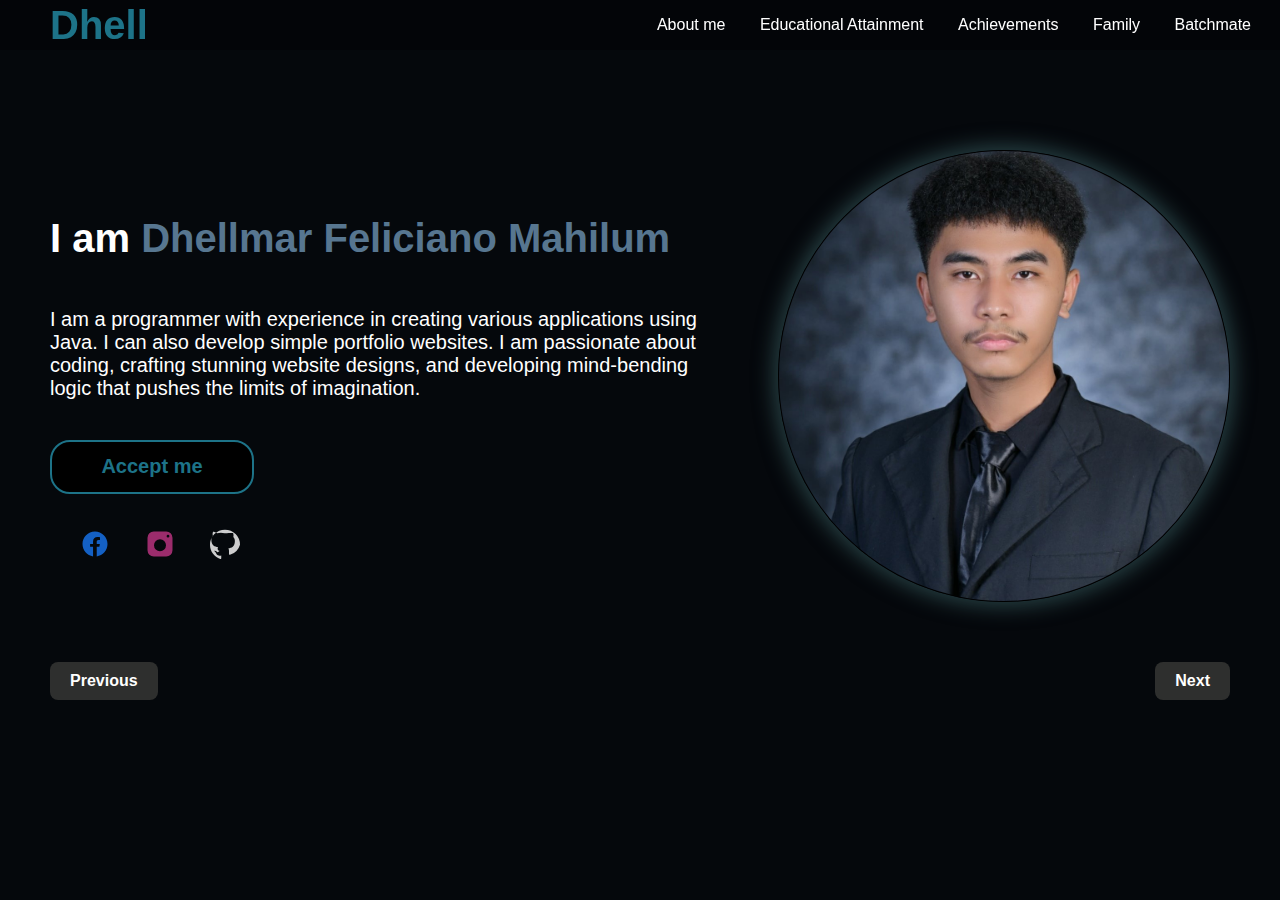
<file: index.html>
<!DOCTYPE html>
<html lang="en">
  <head>
    <meta charset="UTF-8" />
    <meta name="viewport" content="width=device-width, initial-scale=1.0" />
    <title>DhellPortfolio</title>
    <link rel="stylesheet" href="style.css" />
<link rel="stylesheet" href="Educ.html">
  </head>



  <style>



  </style>
  <body>
    <nav class="headD">
      <div class="left"><a href="#Home">Dhell</a></div>

      <div class="right">
        <a href="index.html">About me</a>
        <a href="Educ.html">Educational Attainment</a>
        <a href="Achievements.html">Achievements</a>
          <a href="Family.html">Family</a>
      <a href="Batchmate.html">Batchmate</a>
      </div>
    </nav>

    <!-- Home Section -->
    <section class="HSection" id="Home">
      <nav class="homeNav">
        
        <div class="whoknows">
          <h1 class="names">I am <span>Dhellmar Feliciano Mahilum</span></h1>
          <p class="detailsPP">
           I am a programmer with experience in creating various applications using Java. I can also develop simple portfolio websites. 
                    I am passionate about coding, crafting stunning website designs,
            and developing mind-bending logic that pushes the limits of imagination.
          </p>

   
       
       <div class="btn1" >
         <h1  class="btnAccept">Accept me</h1> 
        </div>
          

<div class="socials">
  <a href="https://www.facebook.com/dhellmar.mahilum.2024" target="_blank">
    <svg class="icon" viewBox="0 0 24 24">
      <path d="M22 12.07C22 6.48 17.52 2 11.93 2S2 6.48 2 12.07C2 17.06 5.66 21.24 10.44 22v-7.78H8.08v-2.15h2.36V10.1c0-2.34 1.39-3.63 3.52-3.63.99 0 2.03.18 2.03.18v2.23h-1.14c-1.12 0-1.47.7-1.47 1.42v1.71h2.5l-.4 2.15h-2.1V22C18.34 21.24 22 17.06 22 12.07z"/>
    </svg>
  </a>

  <a href="https://www.instagram.com/d.h.e.l.l?igsh=MW4wdzcxc255Zml5aA==" target="_blank">
    <svg class="icon" viewBox="0 0 24 24">
      <path d="M7 2h10a5 5 0 0 1 5 5v10a5 5 0 0 1-5 5H7a5 5 0 0 1-5-5V7a5 5 0 0 1 5-5zm5 6.2A4.8 4.8 0 1 0 16.8 13 4.8 4.8 0 0 0 12 8.2zm6.4-3.6a1.1 1.1 0 1 0 1.1 1.1 1.1 1.1 0 0 0-1.1-1.1z"/>
    </svg>
  </a>

  <a href="https://github.com/Dhellskiee" target="_blank">
    <svg class="icon" viewBox="0 0 24 24">
      <path d="M12 .5A12 12 0 0 0 0 12.5c0 5.3 3.4 9.8 8.2 11.4.6.1.8-.3.8-.6v-2.1c-3.3.7-4-1.6-4-1.6-.5-1.2-1.2-1.5-1.2-1.5-1-.7.1-.7.1-.7 1.2.1 1.9 1.2 1.9 1.2 1 .1 1.6-.7 1.9-1.1-.8-.1-1.6-.4-1.6-1.9 0-.4.1-.8.3-1.1-2.6-.3-5.3-1.3-5.3-5.9 0-1.3.5-2.4 1.2-3.2-.1-.3-.5-1.5.1-3.1 0 0 1-.3 3.3 1.2a11.2 11.2 0 0 1 6 0C17.5 3 18.5 3.3 18.5 3.3c.6 1.6.2 2.8.1 3.1.8.8 1.3 1.9 1.3 3.2 0 4.6-2.7 5.6-5.3 5.9.3.3.6.9.6 1.8v2.7c0 .3.2.7.8.6A12 12 0 0 0 24 12.5 12 12 0 0 0 12 .5z"/>
    </svg>
  </a>
</div>







        </div>

        <div class="Headhead">
          <img class="Picmo" src="matino.jpg" alt="" />
        </div>


        
      </nav>
      
    </section>


<!-- Navigation Buttons -->
<div class="page-nav">
  <a href="Batch.html" class="nav-btn prev-btn">Previous</a>
  <a href="Educ.html" class="nav-btn next-btn">Next</a>
</div>


    
  </body>
</html>
</file>
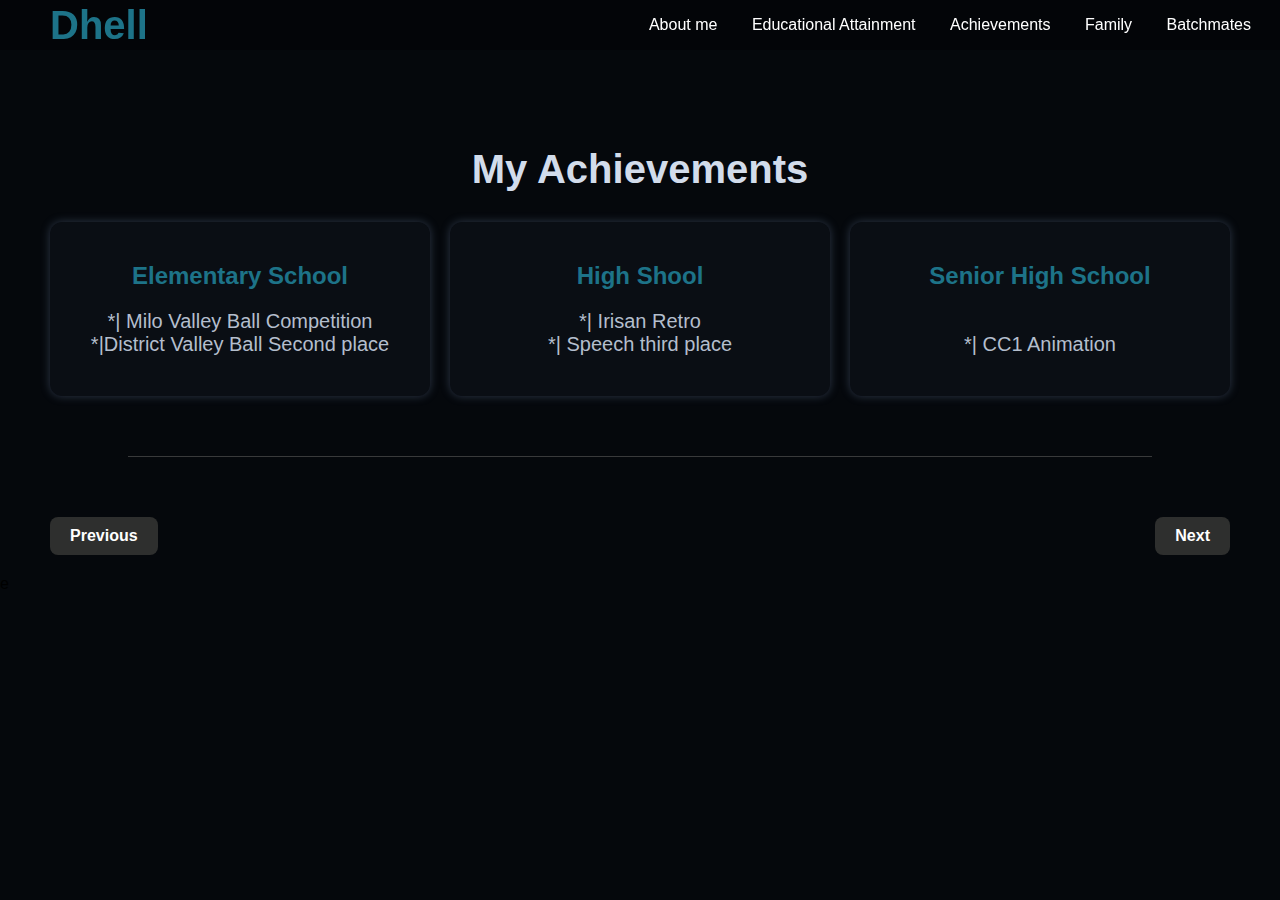
<file: Achievements.html>
<!DOCTYPE html>
<html lang="en">
<head>
  <meta charset="UTF-8">
  <meta name="viewport" content="width=device-width, initial-scale=1.0">
  <title>Document</title>
  <link rel="stylesheet" href="style2.css">
</head>
<body>

  <div class="headD">
    <div class="left">
      <a href="index.html">Dhell</a>
    </div>

    <div class="right">
      <a href="index.html">About me </a>
      <a href="Educ.html">Educational Attainment</a>
      <a href="Achievements.html">Achievements</a>
    <a href="Family.html">Family</a>
      <a href="Batch.html">Batchmates</a>
    </div>
  </div>
  <section class="achievements-section">
    <h1>My Achievements</h1>

    <div class="achievements-container">

        <div class="ach-card">
            <h2>Elementary School</h2>
            <p>*| Milo  Valley Ball Competition <br>*|District Valley Ball Second place  <br></p>

        </div>

        <div class="ach-card">
            <h2>High Shool</h2>
            <p>*| Irisan Retro <br>*| Speech third place <br></p>
        </div>

        <div class="ach-card">
            <h2>Senior High School</h2>
            <p> <br>*| CC1 Animation <br>  </p>
        </div>

    </div>
</section>

 <nav class="inside">
    <div class="line"></div>
  </nav>




<!-- Navigation Buttons -->
<div class="page-nav">
  <a href="Educ.html" class="nav-btn prev-btn">Previous</a>
  <a href="Family.html" class="nav-btn next-btn">Next</a>
</div>
</body>
</html>
e
</file>
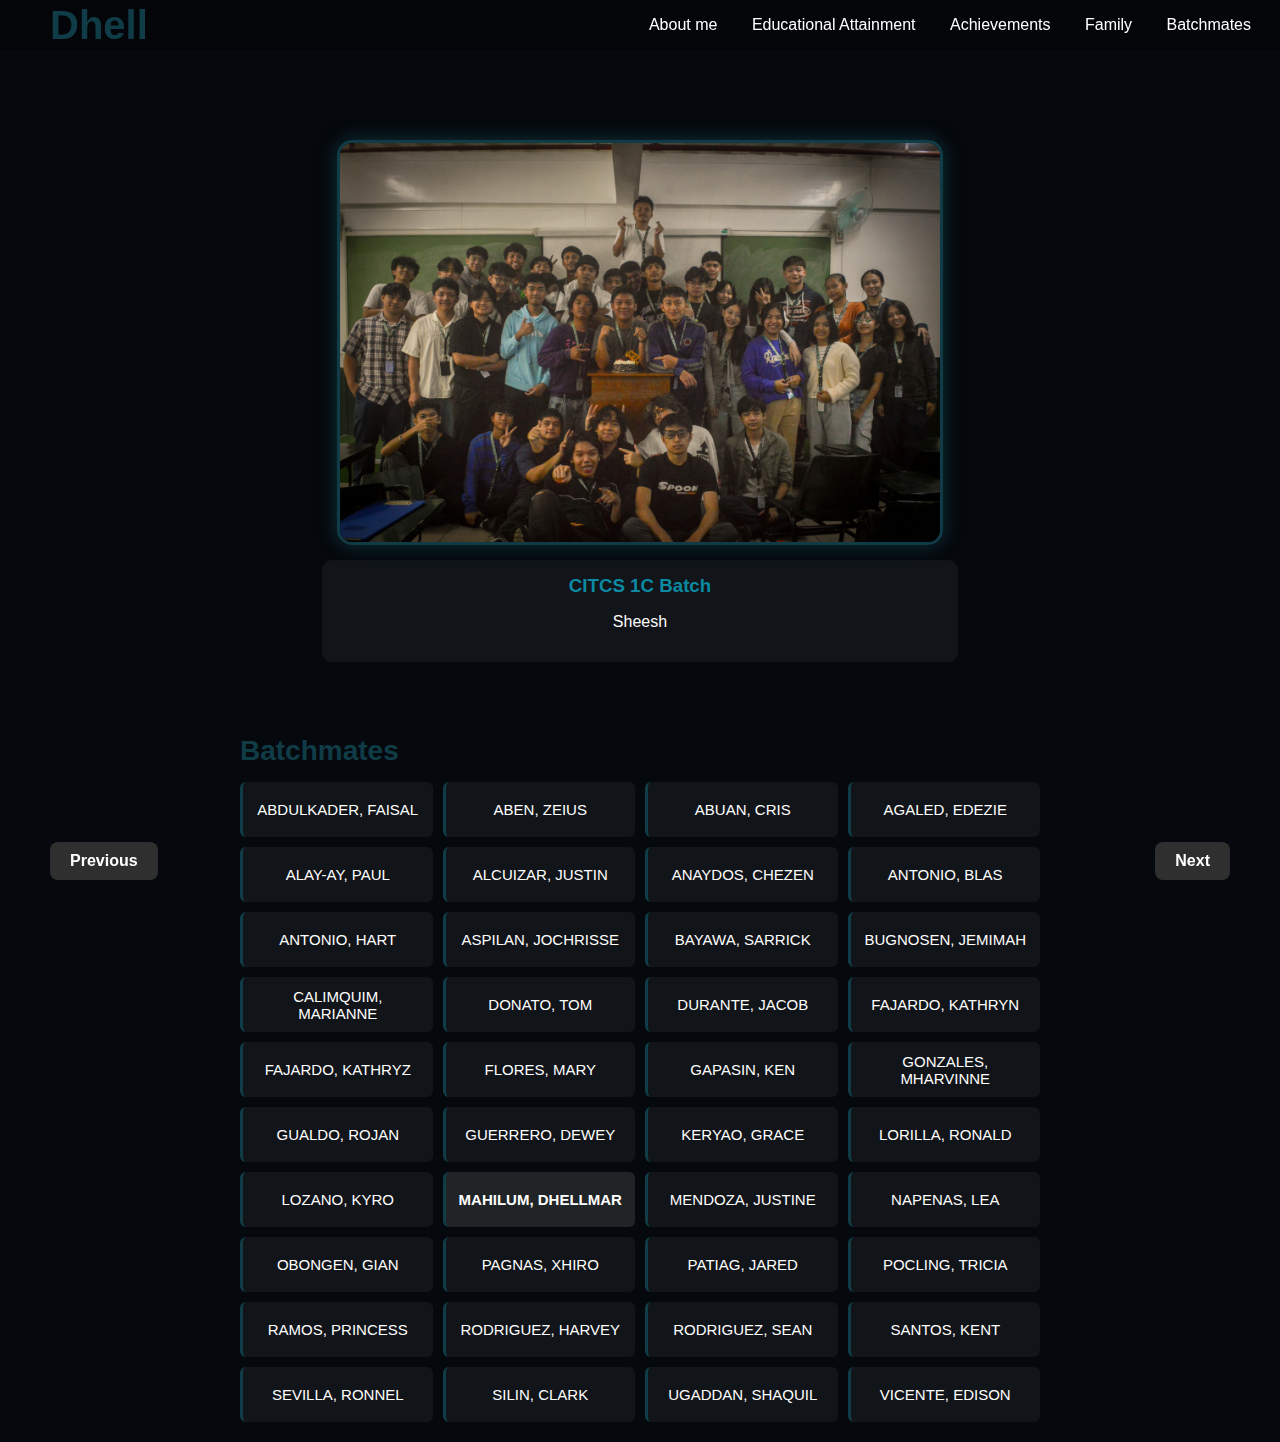
<file: Batch.html>
<!DOCTYPE html>
<html lang="en">
  <head>
    <meta charset="UTF-8" />
    <meta name="viewport" content="width=device-width, initial-scale=1.0" />
    <title>DhellPortfolio</title>
    <link rel="stylesheet" href="style4.css" />
  </head>

<style>

:root {
  --text-color1: rgb(16, 60, 71);
  --text-color2: rgb(255, 255, 255);
  --background-color: rgb(5, 8, 12);
}

/* Global */
body {
  background-color: var(--background-color);
  font-family: 'Segoe UI', Tahoma, Geneva, Verdana, sans-serif;
  margin: 0;
  padding: 0;
}

/* Header */
.headD {
  display: flex;
  justify-content: space-between;
  align-items: center;
  padding: 0 50px;
  height: 50px;
  position: fixed;
  top: 0;
  left: 0;
  width: 95%;
  z-index: 100;
  background: rgba(0, 0, 0, 0.3);
  backdrop-filter: blur(15px);
  -webkit-backdrop-filter: blur(10px);
}

/* Left Logo */
.headD .left a {
  font-size: 40px;
  font-weight: 600;
  color: var(--text-color1);
  text-decoration: none;
}

/* Nav links */
.headD .right a {
  color: var(--text-color2);
  margin: 0 10px;
  text-decoration: none;
  position: relative;
  padding: 5px;
  transition: color 0.3s ease;
}

.headD .right a:hover {
  color: rgb(133, 195, 239);
}

.headD .right a::after {
  content: "";
  position: absolute;
  left: 0;
  bottom: 0;
  width: 0;
  height: 2px;
  background-color: var(--text-color1);
  transition: width 0.5s ease;
}

.headD .right a:hover::after {
  width: 100%;
}

/* Batch Section */
.batch-section {
  margin-top: 120px;
  padding: 20px 50px;
  display: flex;
  justify-content: center;
  gap: 50px;
  align-items: flex-start;
  flex-wrap: wrap;
}

.batch-photo {
  display: flex;
  flex-direction: column;
  align-items: center;
}

.batch-photo img {
  width: 600px;
  height: auto;
  border-radius: 15px;
  border: 3px solid var(--text-color1);
  box-shadow: 0 0 20px rgba(29, 115, 136, 0.4);
}

.photo-details {
  margin-top: 15px;
  background: rgba(255, 255, 255, 0.05);
  padding: 15px;
  border-radius: 10px;
  text-align: center;
  width: 100%;
  color: var(--text-color2);
}

.photo-details h3 {
  margin: 0 0 5px 0;
  color: rgb(12, 138, 163);
}

.batch-names {
  color: var(--text-color2);
  max-width: 800px;
}

.batch-names h2 {
  color: var(--text-color1);
  margin-bottom: 15px;
  font-size: 28px;
}

.name-list {
  display: grid;
  grid-template-columns: repeat(4, 1fr);
  gap: 10px 10px;
}

.name-item {
  padding: 10px;
  height: 35px;
  font-size: 15px;
  text-align: center;
  display: flex;
  align-items: center;
  justify-content: center;
  background: rgba(255, 255, 255, 0.05);
  border-left: 3px solid var(--text-color1);
  border-radius: 6px;
  transition: background 0.2s ease;
}

.name-item:hover {
  background: rgba(29, 115, 136, 0.3);
}

.highlight {
  background: rgba(241, 240, 240, 0.12);
  font-weight: 600;
}

@media (max-width: 1200px) {
  .name-list {
    grid-template-columns: repeat(2, 1fr);
  }
}

@media (max-width: 768px) {
  .batch-section {
    flex-direction: column;
    align-items: center;
  }

  .batch-photo img {
    width: 90%;
  }

  .batch-names {
    width: 90%;
  }

  .name-list {
    grid-template-columns: 1fr;
  }
}

/* Fixed Bottom Navigation Buttons */
.page-nav {
  position: fixed;
  bottom: 20px;
  left: 0;
  right: 0;
  display: flex;
  justify-content: space-between;
  padding: 0 50px;
  pointer-events: auto;
}

.nav-btn {
  background-color: rgb(46, 47, 46);
  color: white;
  padding: 10px 20px;
  border-radius: 8px;
  text-decoration: none;
  font-weight: bold;
  transition: 0.3s;
}

.nav-btn:hover {
  background-color: var(--text-color1);
}

</style>

<body>
<nav class="headD">
  <div class="left"><a href="#Home">Dhell</a></div>
  <div class="right">
    <a href="index.html">About me</a>
    <a href="Educ.html">Educational Attainment</a>
    <a href="Achievements.html">Achievements</a>
    <a href="Family.html">Family</a>
    <a href="Batch.html">Batchmates</a>
  </div>
</nav>

<div class="batch-section">
  <div class="batch-photo">
    <img src="B.jpg" alt="Batch Photo">
    <div class="photo-details">
      <h3>CITCS 1C Batch</h3>
      <p>Sheesh</p>
    </div>
  </div>

  <div class="batch-names">
    <h2>Batchmates</h2>
    <div class="name-list">
  <div class="name-item">ABDULKADER, FAISAL</div>
  <div class="name-item">ABEN, ZEIUS</div>
  <div class="name-item">ABUAN, CRIS</div>
  <div class="name-item">AGALED, EDEZIE</div>
  <div class="name-item">ALAY-AY, PAUL</div>
  <div class="name-item">ALCUIZAR, JUSTIN</div>
  <div class="name-item">ANAYDOS, CHEZEN</div>
  <div class="name-item">ANTONIO, BLAS</div>
  <div class="name-item">ANTONIO, HART</div>
  <div class="name-item">ASPILAN, JOCHRISSE</div>
  <div class="name-item">BAYAWA, SARRICK</div>
  <div class="name-item">BUGNOSEN, JEMIMAH</div>
  <div class="name-item">CALIMQUIM, MARIANNE</div>
  <div class="name-item">DONATO, TOM</div>
  <div class="name-item">DURANTE, JACOB</div>
  <div class="name-item">FAJARDO, KATHRYN</div>
  <div class="name-item">FAJARDO, KATHRYZ</div>
  <div class="name-item">FLORES, MARY</div>
  <div class="name-item">GAPASIN, KEN</div>
  <div class="name-item">GONZALES, MHARVINNE</div>
  <div class="name-item">GUALDO, ROJAN</div>
  <div class="name-item">GUERRERO, DEWEY</div>
  <div class="name-item">KERYAO, GRACE</div>
  <div class="name-item">LORILLA, RONALD</div>
  <div class="name-item">LOZANO, KYRO</div>
  <div class="name-item highlight">MAHILUM, DHELLMAR</div>
  <div class="name-item">MENDOZA, JUSTINE</div>
  <div class="name-item">NAPENAS, LEA</div>
  <div class="name-item">OBONGEN, GIAN</div>
  <div class="name-item">PAGNAS, XHIRO</div>
  <div class="name-item">PATIAG, JARED</div>
  <div class="name-item">POCLING, TRICIA</div>
  <div class="name-item">RAMOS, PRINCESS</div>
  <div class="name-item">RODRIGUEZ, HARVEY</div>
  <div class="name-item">RODRIGUEZ, SEAN</div>
  <div class="name-item">SANTOS, KENT</div>
  <div class="name-item">SEVILLA, RONNEL</div>
  <div class="name-item">SILIN, CLARK</div>
  <div class="name-item">UGADDAN, SHAQUIL</div>
  <div class="name-item">VICENTE, EDISON</div>
</div>
  </div>
</div>

<!-- Navigation Buttons -->
<div class="page-nav">
  <a href="Family.html" class="nav-btn prev-btn">Previous</a>
  <a href="index.html" class="nav-btn next-btn">Next</a>
</div>

</body>
</html>
</file>
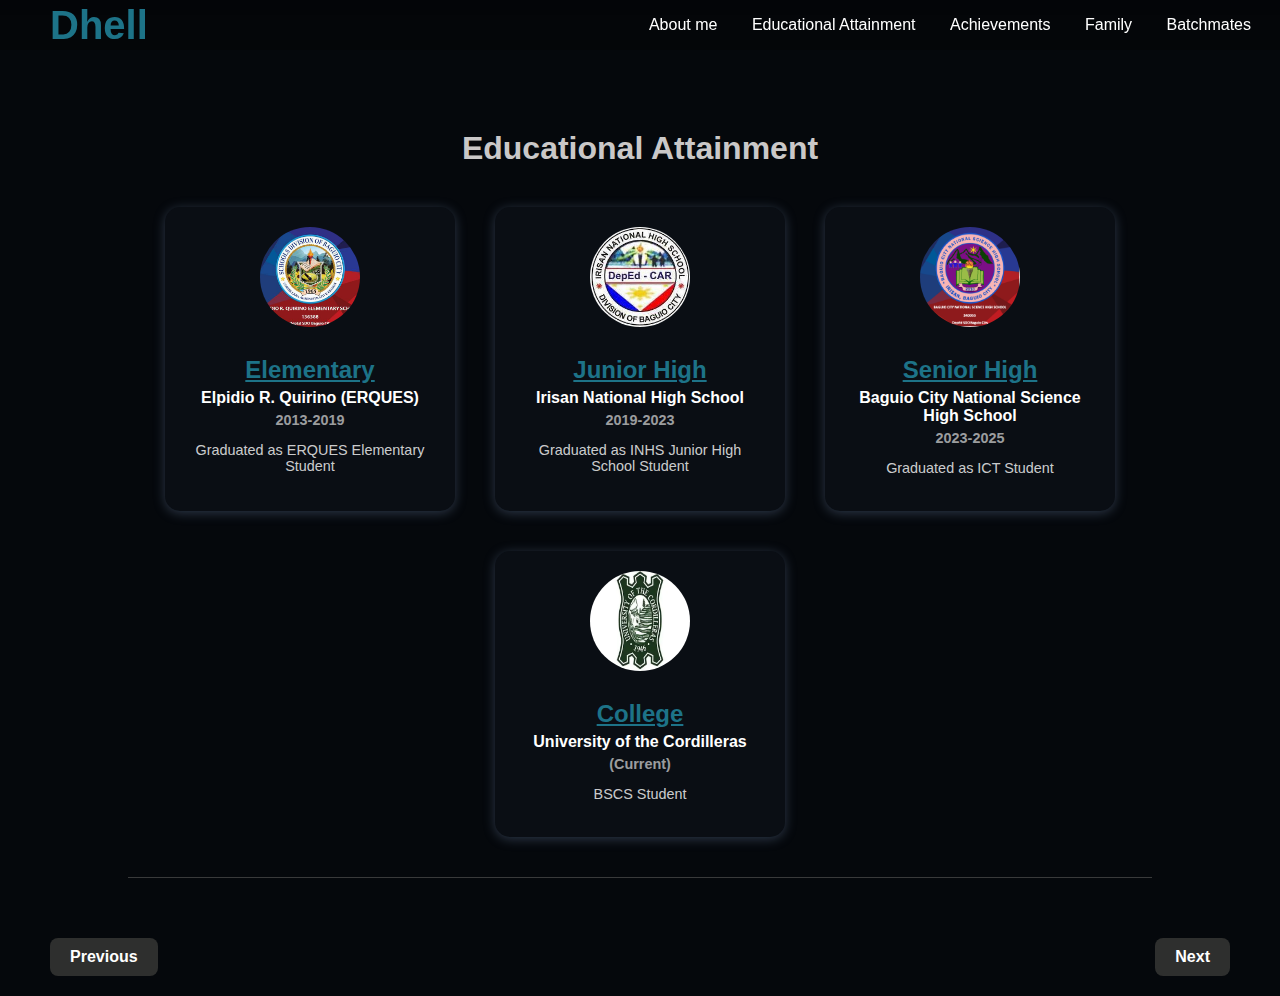
<file: Educ.html>
<!DOCTYPE html>
<html lang="en">
<head>
  <meta charset="UTF-8" />
  <meta name="viewport" content="width=device-width, initial-scale=1.0" />
  <title>DhellPortfolio</title>
<link rel="stylesheet" href="style1.css">
  
</head>

<style>

  
</style>

<body>

  <!-- NAVIGATION -->
  <div class="headD">
    <div class="left">
      <a href="index.html">Dhell</a>
    </div>

    <div class="right">
      <a href="index.html">About me</a>
      <a href="Educ.html">Educational Attainment</a>
      <a href="Achievements.html">Achievements</a>
      <a href="Family.html">Family</a>
      <a href="Batch.html">Batchmates</a>
    </div>
  </div>

  <!-- PAGE TITLE -->
  <div class="tittle">
    <h1>Educational Attainment</h1>
  </div>

  <!-- CARDS -->
  <div class="main">

    <!-- Elementary -->
    <div class="card">
      <img class="school-logo" src="ERQUES.jpg" alt="ERQUES">
      <h2>Elementary</h2>
      <h3>Elpidio R. Quirino (ERQUES)</h3>
      <h4>2013-2019</h4>
      <p>Graduated as ERQUES Elementary Student</p>
    </div>

    <!-- Junior High -->
    <div class="card">
      <img class="school-logo" src="INHS.jpg" alt="INHS">
      <h2>Junior High</h2>
      <h3>Irisan National High School</h3>
      <h4>2019-2023</h4>
      <p>Graduated as INHS Junior High School Student</p>
    </div>

    <!-- Senior High -->
    <div class="card">
      <img class="school-logo" src="BCNSHS.png" alt="BCNSHS">
      <h2>Senior High</h2>
      <h3>Baguio City National Science High School</h3>
      <h4>2023-2025</h4>
      <p>Graduated as ICT Student</p>
    </div>

    <!-- College -->
    <div class="card">
      <img class="school-logo" src="UC.webp" alt="UC">
      <h2>College</h2>
      <h3>University of the Cordilleras</h3>
      <h4>(Current)</h4>
      <p>BSCS Student</p>
    </div>

  </div>

  <nav class="inside">
    <div class="line"></div>
  </nav>










  <!-- Navigation Buttons -->
<div class="page-nav">
  <a href="index.html" class="nav-btn prev-btn">Previous</a>
  <a href="Achievements.html" class="nav-btn next-btn">Next</a>
</div>

</body>

</html>
</file>
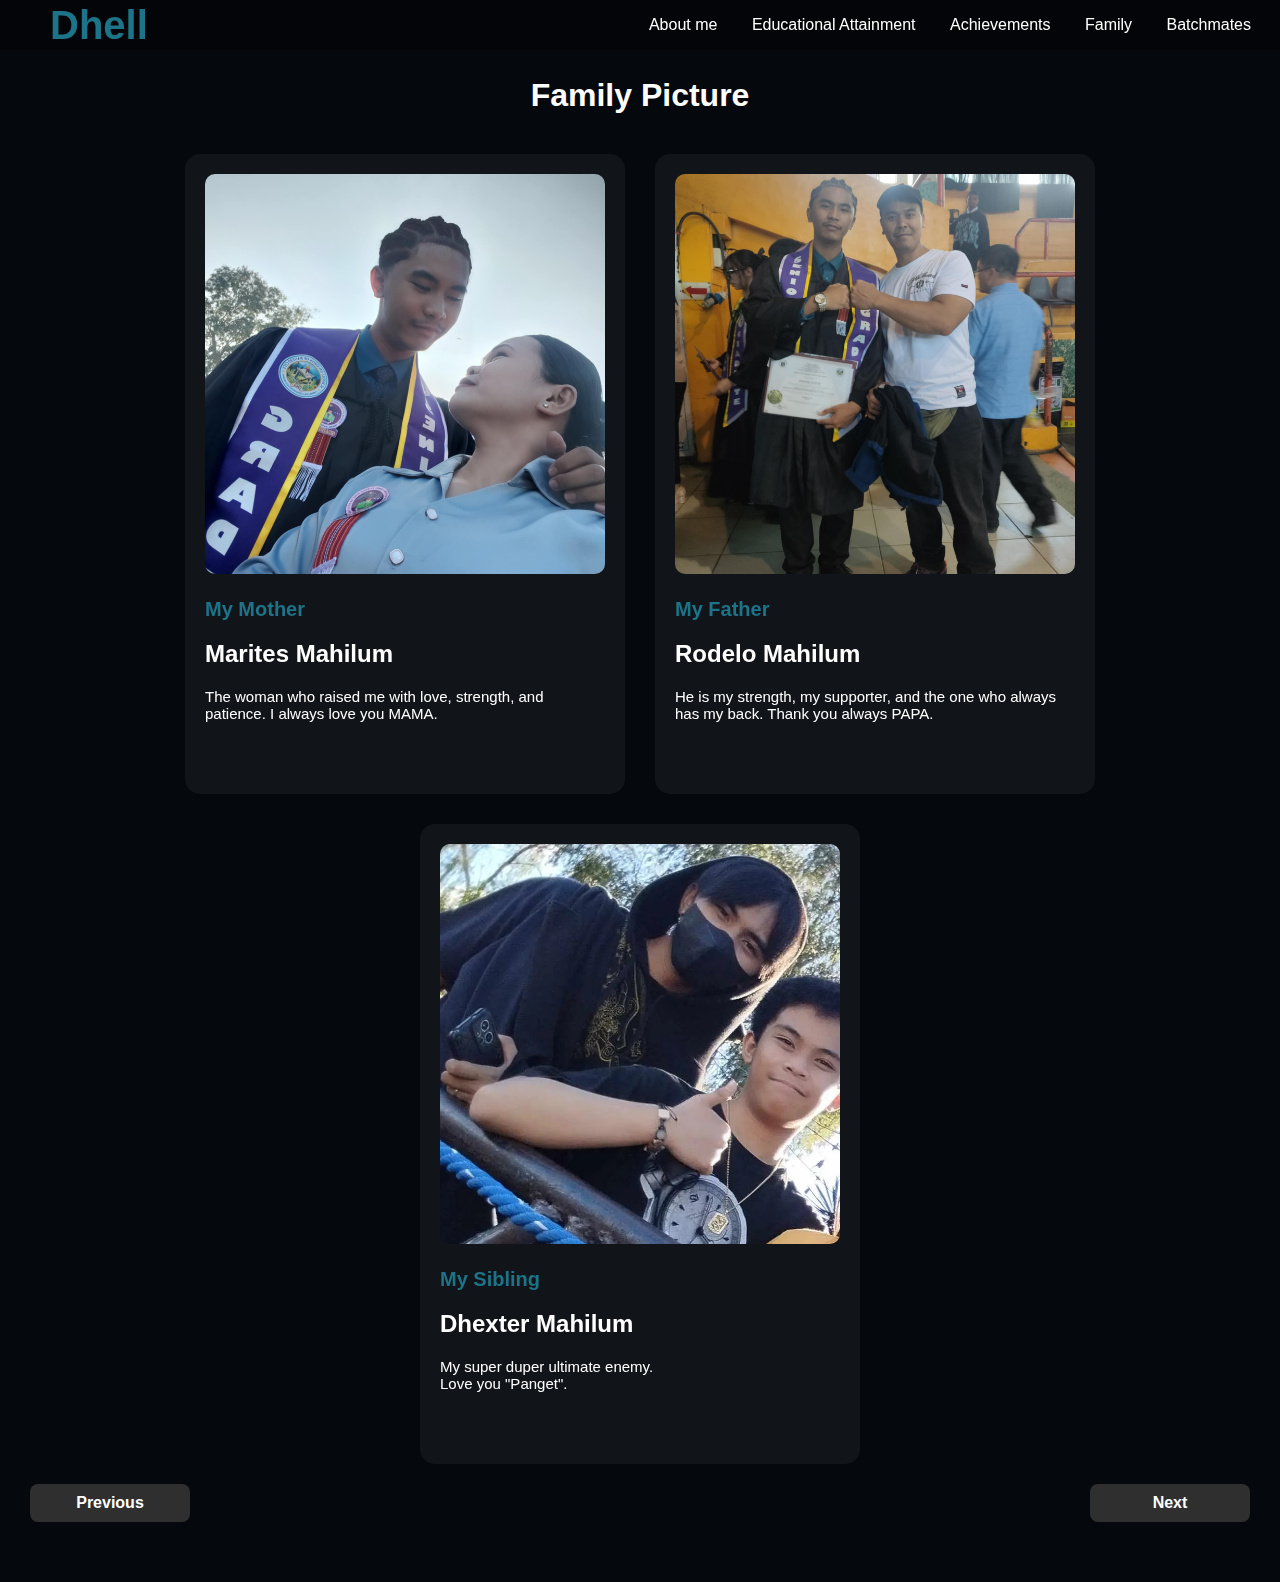
<file: Family.html>
<!DOCTYPE html>
<html lang="en">
  <head>
    <meta charset="UTF-8" />
    <meta name="viewport" content="width=device-width, initial-scale=1.0" />
    <title>DhellPortfolio</title>
    <link rel="stylesheet" href="style3.css" />

    <style>
    </style>
  </head>

  <body>
    <nav class="headD">
      <div class="left"><a href="#Home">Dhell</a></div>

      <div class="right">
        <a href="index.html">About me</a>
        <a href="Educ.html">Educational Attainment</a>
        <a href="Achievements.html">Achievements</a>
        <a href="Family.html">Family</a>
        <a href="Batch.html">Batchmates</a>
      </div>
    </nav>



    <div class="gallery-section">
      <h2 class="title">Family Picture</h2>

      <div class="gallery-container">
        <div class="card">
          <img src="Mama.jpg" alt="Image 1">
          <div class="details">
            <h3>My Mother </h3><h2>Marites Mahilum</h2>
            <p>The woman who raised me with love, strength, and patience. I always love you MAMA.</p>
          </div>
        </div>

        <div class="card">
          <img src="Papa.jpg" alt="Image 2">
          <div class="details">
            <h3>My Father </h3><h2>Rodelo Mahilum</h2>
            <p>He is my strength, my supporter, and the one who always has my back. Thank you always PAPA.</p>
          </div>
        </div>

        <div class="card">
          <img src="PAnget.jpg" alt="Image 3">
          <div class="details">
            <h3>My Sibling </h3><h2>Dhexter Mahilum</h2>
            <p>My super duper ultimate enemy. <br> Love you "Panget".</p>
          </div>
        </div>
      </div>

    
      <div class="page-nav">
        <a href="Achievements.html" class="nav-btn prev-btn">Previous</a>
        <a href="Batch.html" class="nav-btn next-btn">Next</a>
      </div>
    </div>
  </body>
</html>
</file>
<file: style.css>
:root {
  --text-color1: rgb(29, 115, 136);
  --text-color2: rgb(255, 255, 255);
   --background-color: rgb(5, 8, 12);
}

/* Global */
body {
  background-color: var(--background-color);
  font-family: 'Segoe UI', Tahoma, Geneva, Verdana, sans-serif;
  margin: 0;
  padding: 0;
}

/* Header */
.headD {
  display: flex;
  justify-content: space-between;
  align-items: center;
  padding: 0 50px;
  height: 50px;

  position: fixed;
  top: 0;
  left: 0;
  width: 95%;
  z-index: 100;

  background: rgba(0, 0, 0, 0.3);
  backdrop-filter: blur(15px);
  -webkit-backdrop-filter: blur(10px);
}

/* Left Logo */
.headD .left a {
  font-size: 40px;
  font-weight: 600;
  color: var(--text-color1);
  text-decoration: none;
}

/* Nav links */
.headD .right a {
  color: var(--text-color2);
  margin: 0 10px;
  text-decoration: none;
  position: relative;
  padding: 5px;
  transition: color 0.3s ease;
}

/* Hover animation */
.headD .right a:hover {
  color: rgb(133, 195, 239);
}

.headD .right a::after {
  content: "";
  position: absolute;
  left: 0;
  bottom: 0;
  width: 0;
  height: 2px;
  background-color: var(--text-color1);
  transition: width 0.5s ease;
}

.headD .right a:hover::after {
  width: 100%;
}

/* Responsive */
@media (max-width: 768px) {
  .headD {
    display: block;
    padding: 10px 20px;
    height: auto;
    padding-bottom: 80px;
  }

  .headD .left {
    text-align: center;
    padding-bottom: 10px;
  }

  .headD .right {
    display: flex;
    justify-content: center;
    gap: 15px;
    flex-wrap: wrap;
  }
}





/*Home Section*/
.HSection {
    align-items: center;
justify-content: spacze-between;
  padding: 0 50px;
  color: var(--text-color2);
}

.homeNav {
  display: flex;
  padding-top: 150px;
  align-items: center;
  justify-content: space-between;
}

.HSection h1 span{
    color: rgb(87, 118, 144);
  }

    .HSection .names{
   padding-bottom: 20px;
   font-size: 40px;
    }

.HSection .homeNav p {
  font-size: 20px;
  padding-bottom:20px;
  padding-right: 50px;
  display: flex;
  
}


 
/*glowing btn*/
.btn1{
  display: flex;
 align-items: center;
 justify-content: center;
 text-align: center;
color: var(--text-color1);
  font-size: 10px;
  width: 200px;
  height: 50px;
 border-radius: 20px;
 border:solid 2px var(--text-color1) ;
 background-color: black;

 
}

.btn1:hover{
background-color: var(--text-color1);
  color: black;
  transition: .3s;
  cursor: pointer;
}


/*Picture Controller*/
.Headhead{
display: flex;
  justify-content: right;
}
.Picmo {
  width: 450px;
  height: 450px;
  border-radius: 50%;
  object-fit: cover;
  border: 1px solid black;
  box-shadow: 0 0 20px 5px rgb(38, 63, 66);
  cursor: pointer;
}

.Picmo{
flex: 5px;
display: flex;
justify-content: right;
}





/*Home Screen fit*/
@media (max-width: 850px) {
  .HSection {
    display: block;
    text-align: center;
    padding-top:80px;
 
  }
  .Picmo {
    
    width: 230px; 
    height: 230px;
  }

 .whoknows h1, p {
  
justify-content: left;
  align-items: left;
  text-align:left;
}
.homeNav {
  flex-direction: column;
  }
  .Headhead{
    order: -1;
    padding-bottom: 70px;
  }



}






/*Home Screen fit*/


.devider {
 display: flex;
 justify-self: space-between;
 align-items: center;
}


.top{
  height: 100%;
   background-attachment: red ;
}
.bottom{
  height: 100%;
  background-attachment: blue ;
}




.socials {
  display: flex;
  gap: 15px;
  margin-top: 20px;
  align-items: center;
  padding-left:30px;
  padding-top: 15px;
}

.icon {
  width: 30px;
  height: 30px;
  fill: white;
  opacity: 0.8;
  transition: 0.2s;
  padding-right: 20px;
}

.icon:hover {
  transform: scale(1.15);
  opacity: 1;
}
.socials a:nth-child(1) .icon { 
  fill: #1877F2; } 
.socials a:nth-child(2) .icon { 
  fill: #C13584; }
.socials a:nth-child(3) .icon { 
  fill: #ffffff; } 




  .page-nav {
  display: flex;
  justify-content: space-between;
  padding: 20px 50px;
  margin-top: 40px;
}

.nav-btn {

   background-color: rgb(46, 47, 46);
  
  color: white;
  padding: 10px 20px;
  border-radius: 8px;
  text-decoration: none;
  font-weight: bold;
  transition: 0.3s;
}

.nav-btn:hover {
 background-color: var(--text-color1);
}
</file>
<file: style2.css>
:root {
      --text-color1: rgb(29, 115, 136);
      --text-color2: rgb(255, 255, 255);
      --background-color: rgb(5, 8, 12);

      /* Card Colors */
      --card-bg: rgb(10, 14, 20);
      --card-text: rgb(210, 220, 235);
      --shadow: rgba(106, 128, 162, 0.4);
      --hover-shadow: rgba(150, 170, 200, 0.7);
    }

    /* Global */
    body {
      background-color: var(--background-color);
      font-family: 'Segoe UI', Tahoma, Geneva, Verdana, sans-serif;
      margin: 0;
      padding: 0;
    }

    /* Header */
    .headD {
      display: flex;
      justify-content: space-between;
      align-items: center;
      padding: 0 50px;
      height: 50px;
      position: fixed;
      top: 0;
      left: 0;
      width: 95%;
      z-index: 100;
      background: rgba(0, 0, 0, 0.3);
      backdrop-filter: blur(15px);
    }

    /* Logo */
    .headD .left a {
      font-size: 40px;
      font-weight: 600;
      color: var(--text-color1);
      text-decoration: none;
    }

    /* Navigation links */
    .headD .right a {
      color: var(--text-color2);
      margin: 0 10px;
      text-decoration: none;
      position: relative;
      padding: 5px;
      transition: color 0.3s ease;
    }

    /* Hover effect for nav */
    .headD .right a:hover {
      color: rgb(133, 195, 239);
    }

    .headD .right a::after {
      content: "";
      position: absolute;
      left: 0;
      bottom: 0;
      width: 0;
      height: 2px;
      background-color: var(--text-color1);
      transition: width 0.5s ease;
    }

    .headD .right a:hover::after {
      width: 100%;
    }

    /* Responsive header */
    @media (max-width: 768px) {
      .headD {
        display: block;
        padding: 10px 20px;
        padding-bottom: 80px;
        height: auto;
      }

      .headD .left {
        text-align: center;
        padding-bottom: 10px;
      }

      .headD .right {
        display: flex;
        justify-content: center;
        gap: 15px;
        flex-wrap: wrap;
      }
    }





    

    /* Achievements Section */
.achievements-section {
  padding: 120px 20px 50px;
  color: var(--card-text);
  text-align: center;
}

.achievements-section h1 {
  font-size: 40px;
  margin-bottom: 30px;
  
}

/* Cards Container */
.achievements-container {
  display: grid;
  grid-template-columns: repeat(auto-fit, minmax(260px, 1fr));
  gap: 20px;
  padding: 0 30px;
}

/* Individual Card */
.ach-card {
 
  background: var(--card-bg);
  padding: 20px;
  border-radius: 12px;
  box-shadow: 0 0 10px var(--shadow);
  transition: 0.3s ease;
}

.ach-card:hover {
  transform: translateY(-5px);
  box-shadow: 0 0 18px var(--hover-shadow);
}

.ach-card h2 {
  
 color:var(--text-color1);
  margin-bottom: 10px;
}

.ach-card p {
  color: rgb(180, 190, 205);
  font-size: 20px;
}









    /* Divider */
    .inside {
      display: flex;
      justify-content: center;
      margin-top: 10px;
    }

    .line {
      width: 80%;
      height: 1px;
      background-color: rgb(57, 58, 59);
    }














 .page-nav {
  display: flex;
  justify-content: space-between;
  padding: 20px 50px;
  margin-top: 40px;
}

.nav-btn {

   background-color: rgb(46, 47, 46);
  
  color: white;
  padding: 10px 20px;
  border-radius: 8px;
  text-decoration: none;
  font-weight: bold;
  transition: 0.3s;
}

.nav-btn:hover {
 background-color: var(--text-color1);
}
</file>
<file: style4.css>
:root {
  --text-color1: rgb(16, 60, 71);
  --text-color2: rgb(255, 255, 255);
   --background-color: rgb(5, 8, 12);
}

/* Global */
body {
  background-color: var(--background-color);
  font-family: 'Segoe UI', Tahoma, Geneva, Verdana, sans-serif;
  margin: 0;
  padding: 0;
}


.headD {
  display: flex;
  justify-content: space-between;
  align-items: center;
  padding: 0 50px;
  height: 50px;

  position: fixed;
  top: 0;
  left: 0;
  width: 95%;
  z-index: 100;

  background: rgba(0, 0, 0, 0.3);
  backdrop-filter: blur(15px);
  -webkit-backdrop-filter: blur(10px);
}

.headD .left a {
  font-size: 40px;
  font-weight: 600;
  color: var(--text-color1);
  text-decoration: none;
}

/* Nav links */
.headD .right a {
  color: var(--text-color2);
  margin: 0 10px;
  text-decoration: none;
  position: relative;
  padding: 5px;
  transition: color 0.3s ease;
}


.headD .right a:hover {
  color: rgb(133, 195, 239);
}

.headD .right a::after {
  content: "";
  position: absolute;
  left: 0;
  bottom: 0;
  width: 0;
  height: 2px;
  background-color: var(--text-color1);
  transition: width 0.5s ease;
}

.headD .right a:hover::after {
  width: 100%;
}


@media (max-width: 768px) {
  .headD {
    display: block;
    padding: 10px 20px;
    height: auto;
    padding-bottom: 80px;
  }

  .headD .left {
    text-align: center;
    padding-bottom: 10px;
  }

  .headD .right {
    display: flex;
    justify-content: center;
    gap: 15px;
    flex-wrap: wrap;
  }
}




















 









.batch-section {
  margin-top: 120px;
  padding: 20px 50px;
  display: flex;
  justify-content: center;
  gap: 50px;
  align-items: flex-start;
  flex-wrap: wrap;
   
}

.batch-photo {
  display: flex;
  flex-direction: column;
  align-items: center;
 
}

.batch-photo img {
  width: 600px;
  height: auto;
  border-radius: 15px;
  border: 3px solid var(--text-color1);
  box-shadow: 0 0 20px rgba(29, 115, 136, 0.4);
}

.photo-details {
  margin-top: 15px;
  background: rgba(255, 255, 255, 0.05);
  padding: 15px;
  border-radius: 10px;
  text-align: center;
  width: 100%;
  color: var(--text-color2);
}

.photo-details h3 {
  margin: 0 0 5px 0;
  color: rgb(12, 138, 163);
}

.batch-names {
  color: var(--text-color2);
  max-width: 800px;
}

.batch-names h2 {
  color: var(--text-color1);
  margin-bottom: 15px;
  font-size: 28px;
}

.name-list {
  display: grid;
  grid-template-columns: repeat(4, 1fr);
  gap: 10px 10px;
}

.name-item {
  padding: 10px;     
  height: 35px;        
  font-size: 15px;      
  text-align: center;   
  display: flex;
  align-items: center;
  justify-content: center;
  background: rgba(255, 255, 255, 0.05);
  border-left: 3px solid var(--text-color1);
  border-radius: 6px;
  transition: background 0.2s ease;
}


.name-item:hover {
  background: rgba(29, 115, 136, 0.3);
}

.highlight {
  background: rgba(241, 240, 240, 0.12);
  font-weight: 600;
}

@media (max-width: 1200px) {
  .name-list {
    grid-template-columns: repeat(2, 1fr);
  }
}

@media (max-width: 768px) {
  .batch-section {
    flex-direction: column;
    align-items: center;
  }

  .batch-photo img {
    width: 90%;
  }

  .batch-names {
    width: 90%;
  }

  .name-list {
    grid-template-columns: 1fr;
  }
}








.page-nav {
  display: flex;
  justify-content: space-between;
  padding: 20px 50px;
  margin-top: 40px;
}

.nav-btn {

   background-color: rgb(46, 47, 46);
  
  color: white;
  padding: 10px 20px;
  border-radius: 8px;
  text-decoration: none;
  font-weight: bold;
  transition: 0.3s;
}

.nav-btn:hover {
 background-color: var(--text-color1);
}
</file>
<file: style1.css>
:root {
      --text-color1: rgb(29, 115, 136);
      --text-color2: rgb(255, 255, 255);
      --background-color: rgb(5, 8, 12);
      --card-bg: rgb(10, 14, 20);
      --card-text: rgb(210, 220, 235);
      --shadow: rgba(106, 128, 162, 0.4);
      --hover-shadow: rgba(150, 170, 200, 0.7);
    }

    body {
      background-color: var(--background-color);
      font-family: 'Segoe UI', Tahoma, Geneva, Verdana, sans-serif;
      margin: 0;
      padding: 0;
      color: var(--text-color2);
    }

    /* Header */
    .headD {
      display: flex;
      justify-content: space-between;
      align-items: center;
      padding: 0 50px;
      height: 50px;
      position: fixed;
      top: 0;
      left: 0;
      width: 95%;
      z-index: 100;
      background: rgba(0, 0, 0, 0.3);
      backdrop-filter: blur(15px);
    }

    .headD .left a {
      font-size: 40px;
      font-weight: 600;
      color: var(--text-color1);
      text-decoration: none;
    }

    .headD .right a {
      color: var(--text-color2);
      margin: 0 10px;
      text-decoration: none;
      padding: 5px;
      transition: color 0.3s ease;
    }

    .headD .right a:hover {
      color: rgb(133, 195, 239);
    }

    .headD .right a::after {
      content: "";
      position: absolute;
      left: 0;
      bottom: 0;
      width: 0;
      height: 2px;
      background-color: var(--text-color1);
      transition: width 0.5s ease;
    }

    .headD .right a:hover::after {
      width: 100%;
    }

    /* Page Title */
    .tittle {
      text-align: center;
      margin-top: 130px;
      margin-bottom: 40px;
      color: rgb(202, 200, 200);
    }

    /* Cards Container */
    .main {
      display: flex;
      justify-content: center;
      flex-wrap: wrap;
      gap: 40px;
      padding: 0 20px;
    }

    /* Card Style */
    .card {
      background-color: var(--card-bg);
      width: 250px;
      border-radius: 15px;
      padding: 20px;
      text-align: center;
      box-shadow: 0 2px 12px var(--shadow);
      transition: transform 0.3s ease, box-shadow 0.3s ease;
    }

    .card:hover {
      transform: translateY(-5px);
      box-shadow: 0 5px 20px var(--hover-shadow);
    }

    .school-logo {
      width: 100px;
      height: 100px;
      border-radius: 50%;
      margin-bottom: 15px;
    }

    .card h2 {
      color: var(--text-color1);
      margin: 10px 0 5px 0;
      text-decoration: underline;
    }

    .card h3 {
      font-size: 1rem;
      margin: 5px 0;
    }

    .card h4 {
      font-size: 0.9rem;
      color: rgba(255, 255, 255, 0.6);
      margin: 3px 0 10px 0;
    }

    .card p {
      font-size: 0.9rem;
      color: rgba(255, 255, 255, 0.8);
    }


    
    /* Divider */
    .inside {
      display: flex;
      justify-content: center;
      margin-top: 40px;
    }

    .line {
      width: 80%;
      height: 1px;
      background-color: rgb(57, 58, 59);
    }

    @media (max-width: 768px) {
      .main {
        flex-direction: column;
        align-items: center;
      }
    }















     .page-nav {
  display: flex;
  justify-content: space-between;
  padding: 20px 50px;
  margin-top: 40px;
}

.nav-btn {

   background-color: rgb(46, 47, 46);
  
  color: white;
  padding: 10px 20px;
  border-radius: 8px;
  text-decoration: none;
  font-weight: bold;
  transition: 0.3s;
}

.nav-btn:hover {
 background-color: var(--text-color1);
}
</file>
<file: style3.css>
:root {
  --text-color1: rgb(29, 115, 136);
  --text-color2: rgb(255, 255, 255);
  --background-color: rgb(5, 8, 12);
}

/* Global */
body {
  background-color: var(--background-color);
  font-family: 'Segoe UI', Tahoma, Geneva, Verdana, sans-serif;
  margin: 0;
  padding: 0;
}

/* Header */
.headD {
  display: flex;
  justify-content: space-between;
  align-items: center;
  padding: 0 50px;
  height: 50px;
  position: fixed;
  top: 0;
  left: 0;
  width: 95%;
  z-index: 100;
  background: rgba(0, 0, 0, 0.3);
  backdrop-filter: blur(15px);
  -webkit-backdrop-filter: blur(10px);
}

.headD .left a {
  font-size: 40px;
  font-weight: 600;
  color: var(--text-color1);
  text-decoration: none;
}

.headD .right a {
  color: var(--text-color2);
  margin: 0 10px;
  text-decoration: none;
  position: relative;
  padding: 5px;
  transition: color 0.3s ease;
}

.headD .right a:hover {
  color: rgb(133, 195, 239);
}

.headD .right a::after {
  content: "";
  position: absolute;
  left: 0;
  bottom: 0;
  width: 0;
  height: 2px;
  background-color: var(--text-color1);
  transition: width 0.5s ease;
}

.headD .right a:hover::after {
  width: 100%;
}

@media (max-width: 768px) {
  .headD {
    display: block;
    padding: 10px 20px;
    height: auto;
    padding-bottom: 80px;
  }

  .headD .left {
    text-align: center;
    padding-bottom: 10px;
  }

  .headD .right {
    display: flex;
    justify-content: center;
    gap: 15px;
    flex-wrap: wrap;
  }
}

/* Gallery Section */
.gallery-section {
  padding: 50px 20px 50px;
  text-align: center;
}

.gallery-section .title {
  color: var(--text-color2);
  font-size: 32px;
  margin-bottom: 40px;
}

h3 {
  font-size: 20px;
}

p {
  font-size: 15px;
}

.gallery-container {
  display: flex;
  justify-content: center;
  gap: 30px;
  flex-wrap: wrap;
}

.card {
  background: rgba(255, 255, 255, 0.05);
  backdrop-filter: blur(5px);
  padding: 20px;
  border-radius: 15px;
  width: 400px;
  transition: transform 0.3s ease, box-shadow 0.3s ease;
  height: 600px;

}

.card:hover {
  transform: translateY(-10px);
  box-shadow: 0 0 10px rgba(29, 115, 136, 0.4);
}

.card img {
  width: 400px;
  height: 400px;
  object-fit: cover;
  border-radius: 10px;
}

.card .details {
  text-align: left;
  margin-top: 10px;
  color: var(--text-color2);
    
}

.card .details h3 {
  color: var(--text-color1);
  margin-bottom: 5px;
}

@media (max-width: 768px) {
  .gallery-section {
    padding: 120px 20px;
  }

  .gallery-container {
    flex-direction: column;
    align-items: center;
  }
}


.page-nav {
  display: flex;
  justify-content: space-between;
  padding: 5px 10px;
  margin-top: 10px;
  flex-wrap: wrap;
}

.nav-btn {
  background-color: rgb(46, 47, 46);
  color: white;
  padding: 10px 20px;
  border-radius: 8px;
  text-decoration: none;
  font-weight: bold;
  transition: 0.3s;
  min-width: 120px;
  text-align: center;
  margin: 5px 0;
}

.nav-btn:hover {
  background-color: var(--text-color1);
}

@media (max-width: 500px) {
  .page-nav {
    flex-direction: column;
    align-items: center;
    gap: 10px;
  }
}
</file>
